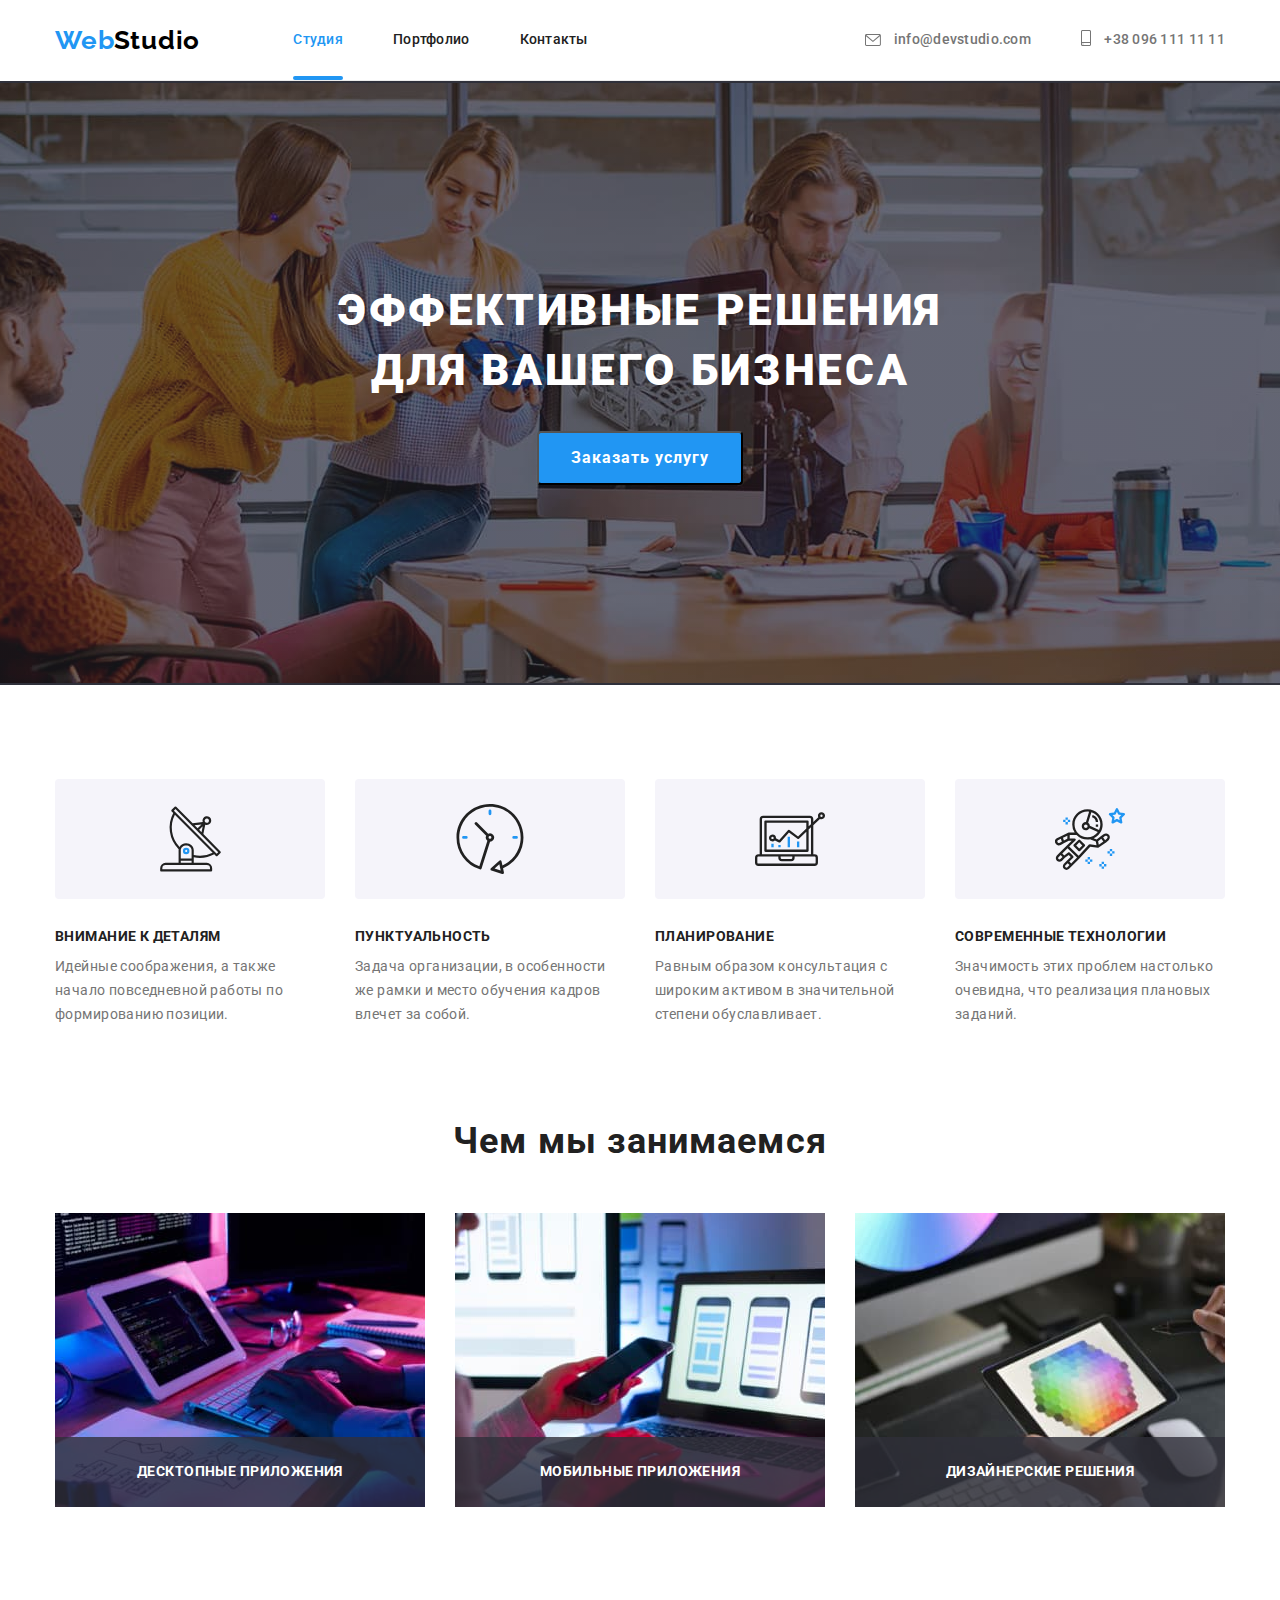
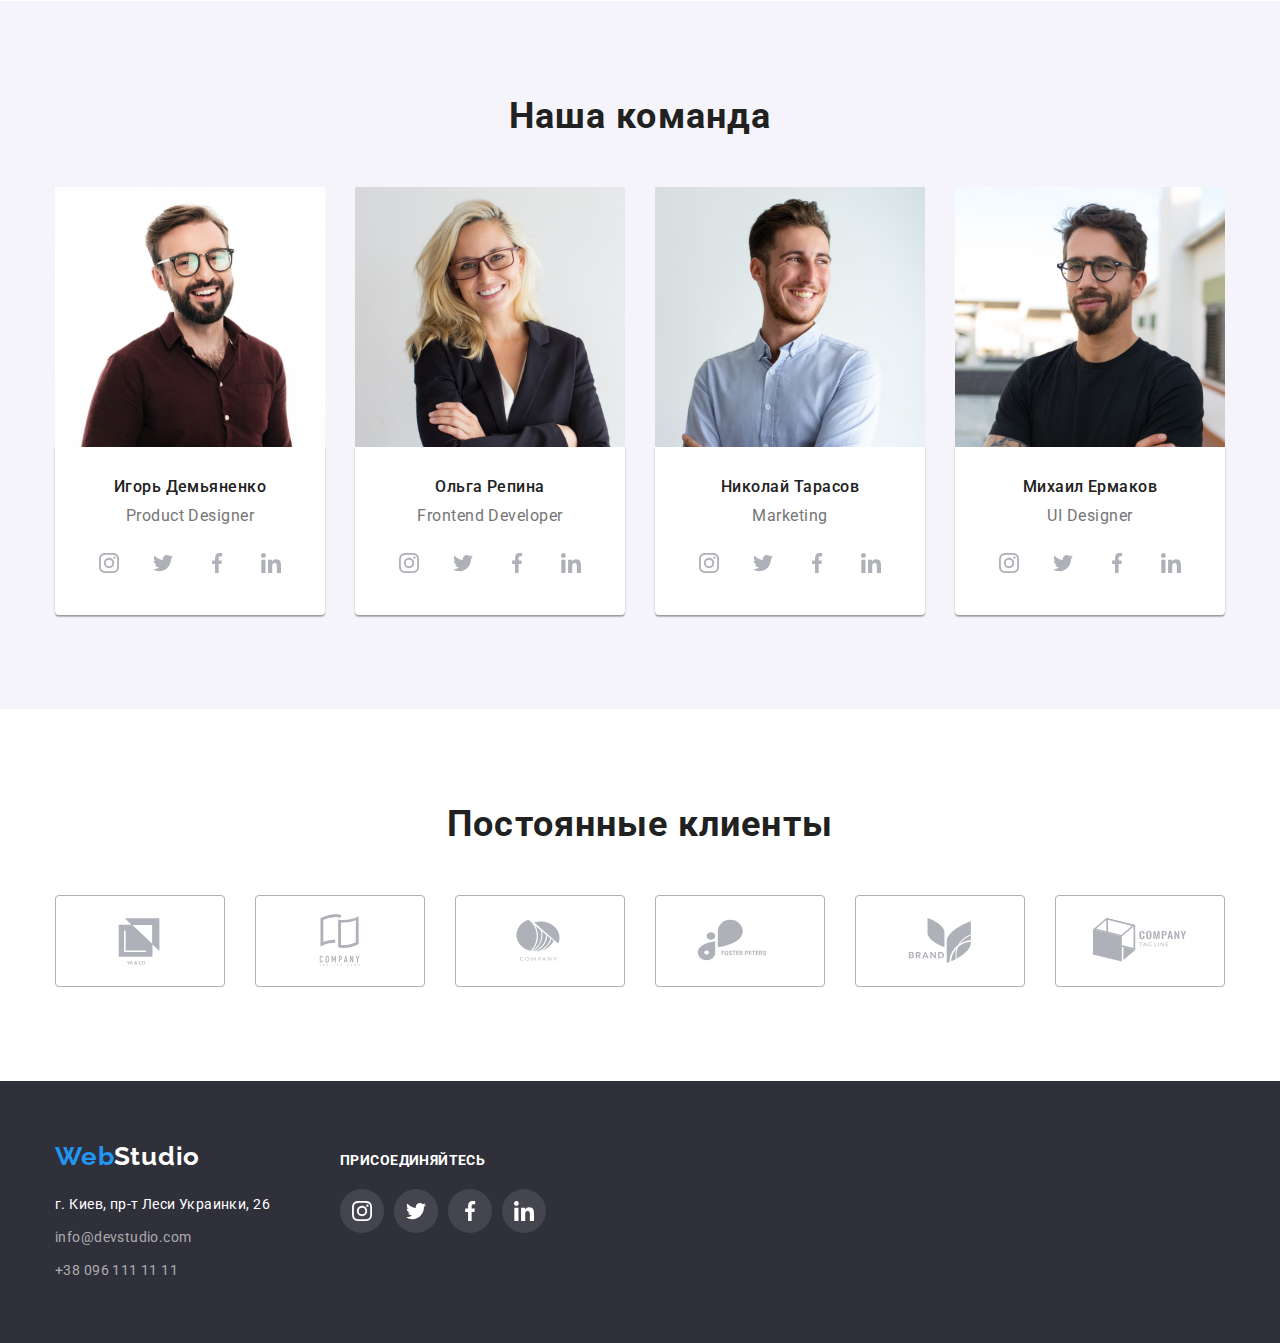
<file: index.html>
<!DOCTYPE html>
<html lang="ru">
	<head>
		<meta charset="UTF-8" />
		<meta http-equiv="X-UA-Compatible" content="IE=edge" />
		<meta name="viewport" content="width=device-width, initial-scale=1.0" />
		<title>Document</title>

		<link rel="stylesheet" href="https://cdn.jsdelivr.net/npm/modern-normalize@1.1.0/modern-normalize.min.css" />
		<link rel="stylesheet" href="./css/styles.css" />
		<link rel="preconnect" href="https://fonts.googleapis.com" />
		<link rel="preconnect" href="https://fonts.gstatic.com" crossorigin />
		<link
			href="https://fonts.googleapis.com/css2?family=Raleway:wght@700&family=Roboto:wght@400;500;700;900&display=swap"
			rel="stylesheet"
		/>
	</head>
	<body data-body>
		<!--Хедер-->
		<header class="header-bg container">
			<div class="header-nav">
				<a class="logo-header" href="/">
					Web
					<span class="logo-header-part-2">Studio</span>
				</a>
				<nav class="nav">
					<ul class="no-points page-nav">
						<li class="item"><a class="anchor current" href="./index.html">Студия</a></li>
						<li class="item"><a class="anchor" href="./portfolio.html">Портфолио</a></li>
						<li class="item"><a class="anchor" href="">Контакты</a></li>
					</ul>
				</nav>
				<ul class="no-points header-nav-cont">
					<li>
						<a class="contacts item" href="mailto:info@devstudio.com">
							<svg class="mail" width="16" height="12">
								<use href="./images/icons.svg#icon-e-mail"></use>
							</svg>
							info@devstudio.com
						</a>
					</li>
					<li>
						<a class="contacts item-tel" href="tel:+380961111111">
							<svg class="tel" width="10" height="16">
								<use href="./images/icons.svg#icon-smartphone"></use>
							</svg>
							+38 096 111 11 11
						</a>
					</li>
				</ul>
			</div>
		</header>
		<!--Main-->
		<main>
			<section class="sec-hero">
				<div class="container">
					<h1 class="hero">Эффективные решения для вашего бизнеса</h1>
					<button class="button btn-order" type="button" data-modal-open>Заказать услугу</button>
				</div>
			</section>

			<section class="section">
				<div class="container">
					<h2 hidden>Наши преимущества</h2>
					<ul class="no-points our-benefits">
						<li class="benefits-list">
							<div class="pictogramms">
								<svg width="65" height="70">
									<use href="./images/icons.svg#icon-antenna"></use>
								</svg>
							</div>
							<h3 class="benefits">Внимание к деталям</h3>
							<p class="description">
								Идейные соображения, а также начало повседневной работы по формированию позиции.
							</p>
						</li>
						<li class="benefits-list">
							<div class="pictogramms">
								<svg width="70" height="70">
									<use href="./images/icons.svg#icon-clock"></use>
								</svg>
							</div>
							<h3 class="benefits">Пунктуальность</h3>
							<p class="description">
								Задача организации, в особенности же рамки и место обучения кадров влечет за собой.
							</p>
						</li>
						<li class="benefits-list">
							<div class="pictogramms">
								<svg width="70" height="70">
									<use href="./images/icons.svg#icon-diagram"></use>
								</svg>
							</div>
							<h3 class="benefits">Планирование</h3>
							<p class="description">
								Равным образом консультация с широким активом в значительной степени обуславливает.
							</p>
						</li>
						<li class="benefits-list">
							<div class="pictogramms">
								<svg width="70" height="70">
									<use href="./images/icons.svg#icon-astronaut"></use>
								</svg>
							</div>
							<h3 class="benefits">Современные технологии</h3>
							<p class="description description-last">
								Значимость этих проблем настолько очевидна, что реализация плановых заданий.
							</p>
						</li>
					</ul>
				</div>
			</section>

			<section class="section-about">
				<div class="container">
					<h2 class="about">Чем мы занимаемся</h2>
					<ul class="no-points card-set">
						<li class="about-job card-set-item">
							<a href="">
								<img src="./images/box-1.jpg" alt="Фото лептопа на столе" width="370" height="294" />
								<p class="about-title">Десктопные приложения</p>
							</a>
						</li>
						<li class="about-job card-set-item">
							<a href="">
								<img src="./images/box-2.jpg" alt="Фото мобильного телефона в руке" width="370" height="294" />
								<p class="about-title">Мобильные приложения</p>
							</a>
						</li>
						<li class="about-job card-set-item">
							<a href="">
								<img src="./images/box-3.jpg" alt="Фото лептопа в руке" width="370" height="294" />
								<p class="about-title">Дизайнерские решения</p>
							</a>
						</li>
					</ul>
				</div>
			</section>

			<section class="secbg">
				<div class="container">
					<h2 class="our-team">Наша команда</h2>
					<ul class="no-points card-set">
						<li class="bg-team card-set-item">
							<img src="./images/photo-1.jpg" alt="Фото Игорь Демьяненко" width="270" height="260" />
							<div class="subscribe">
								<h3 class="team">Игорь Демьяненко</h3>
								<p class="prof">Product Designer</p>
								<ul class="social-media list">
									<li class="social-media-item">
										<a
											class="social-media-link"
											href=""
											target="_blank"
											rel="noopener noreferrer"
											aria-label="instagram"
										>
											<svg class="social-media-icon" width="20" height="20">
												<use href="./images/icons.svg#icon-instagram"></use>
											</svg>
										</a>
									</li>
									<li class="social-media-item">
										<a class="social-media-link" href="" target="_blank" rel="noopener noreferrer" aria-label="twitter">
											<svg class="social-media-icon" width="20" height="20">
												<use href="./images/icons.svg#icon-twitter"></use>
											</svg>
										</a>
									</li>
									<li class="social-media-item">
										<a
											class="social-media-link"
											href=""
											target="_blank"
											rel="noopener noreferrer"
											aria-label="facebook"
										>
											<svg class="social-media-icon" width="20" height="20">
												<use href="./images/icons.svg#icon-facebook"></use>
											</svg>
										</a>
									</li>
									<li class="social-media-item">
										<a
											class="social-media-link"
											href=""
											target="_blank"
											rel="noopener noreferrer"
											aria-label="linkedin"
										>
											<svg class="social-media-icon" width="20" height="20">
												<use href="./images/icons.svg#icon-linkedin"></use>
											</svg>
										</a>
									</li>
								</ul>
							</div>
						</li>

						<li class="bg-team card-set-item">
							<img src="./images/photo-2.jpg" alt="Фото Ольга Репина" width="270" height="260" />
							<div class="subscribe">
								<h3 class="team">Ольга Репина</h3>
								<p class="prof">Frontend Developer</p>
								<ul class="social-media list">
									<li class="social-media-item">
										<a
											class="social-media-link"
											href=""
											target="_blank"
											rel="noopener noreferrer"
											aria-label="instagram"
										>
											<svg class="social-media-icon" width="20" height="20">
												<use href="./images/icons.svg#icon-instagram"></use>
											</svg>
										</a>
									</li>
									<li class="social-media-item">
										<a class="social-media-link" href="" target="_blank" rel="noopener noreferrer" aria-label="twitter">
											<svg class="social-media-icon" width="20" height="20">
												<use href="./images/icons.svg#icon-twitter"></use>
											</svg>
										</a>
									</li>
									<li class="social-media-item">
										<a
											class="social-media-link"
											href=""
											target="_blank"
											rel="noopener noreferrer"
											aria-label="facebook"
										>
											<svg class="social-media-icon" width="20" height="20">
												<use href="./images/icons.svg#icon-facebook"></use>
											</svg>
										</a>
									</li>
									<li class="social-media-item">
										<a
											class="social-media-link"
											href=""
											target="_blank"
											rel="noopener noreferrer"
											aria-label="linkedin"
										>
											<svg class="social-media-icon" width="20" height="20">
												<use href="./images/icons.svg#icon-linkedin"></use>
											</svg>
										</a>
									</li>
								</ul>
							</div>
						</li>

						<li class="bg-team card-set-item">
							<img src="./images/photo-3.jpg" alt="Фото Николай Тарасов" width="270" height="260" />
							<div class="subscribe">
								<h3 class="team">Николай Тарасов</h3>
								<p class="prof">Marketing</p>
								<ul class="social-media list">
									<li class="social-media-item">
										<a
											class="social-media-link"
											href=""
											target="_blank"
											rel="noopener noreferrer"
											aria-label="instagram"
										>
											<svg class="social-media-icon" width="20" height="20">
												<use href="./images/icons.svg#icon-instagram"></use>
											</svg>
										</a>
									</li>
									<li class="social-media-item">
										<a class="social-media-link" href="" target="_blank" rel="noopener noreferrer" aria-label="twitter">
											<svg class="social-media-icon" width="20" height="20">
												<use href="./images/icons.svg#icon-twitter"></use>
											</svg>
										</a>
									</li>
									<li class="social-media-item">
										<a
											class="social-media-link"
											href=""
											target="_blank"
											rel="noopener noreferrer"
											aria-label="facebook"
										>
											<svg class="social-media-icon" width="20" height="20">
												<use href="./images/icons.svg#icon-facebook"></use>
											</svg>
										</a>
									</li>
									<li class="social-media-item">
										<a
											class="social-media-link"
											href=""
											target="_blank"
											rel="noopener noreferrer"
											aria-label="linkedin"
										>
											<svg class="social-media-icon" width="20" height="20">
												<use href="./images/icons.svg#icon-linkedin"></use>
											</svg>
										</a>
									</li>
								</ul>
							</div>
						</li>

						<li class="bg-team card-set-item">
							<img src="./images/photo-4.jpg" alt="Фото Михаил Ермаков" width="270" height="260" />
							<div class="subscribe">
								<h3 class="team">Михаил Ермаков</h3>
								<p class="prof">UI Designer</p>
								<ul class="social-media list">
									<li class="social-media-item">
										<a
											class="social-media-link"
											href=""
											target="_blank"
											rel="noopener noreferrer"
											aria-label="instagram"
										>
											<svg class="social-media-icon" width="20" height="20">
												<use href="./images/icons.svg#icon-instagram"></use>
											</svg>
										</a>
									</li>
									<li class="social-media-item">
										<a class="social-media-link" href="" target="_blank" rel="noopener noreferrer" aria-label="twitter">
											<svg class="social-media-icon" width="20" height="20">
												<use href="./images/icons.svg#icon-twitter"></use>
											</svg>
										</a>
									</li>
									<li class="social-media-item">
										<a
											class="social-media-link"
											href=""
											target="_blank"
											rel="noopener noreferrer"
											aria-label="facebook"
										>
											<svg class="social-media-icon" width="20" height="20">
												<use href="./images/icons.svg#icon-facebook"></use>
											</svg>
										</a>
									</li>
									<li class="social-media-item">
										<a
											class="social-media-link"
											href=""
											target="_blank"
											rel="noopener noreferrer"
											aria-label="linkedin"
										>
											<svg class="social-media-icon" width="20" height="20">
												<use href="./images/icons.svg#icon-linkedin"></use>
											</svg>
										</a>
									</li>
								</ul>
							</div>
						</li>
					</ul>
				</div>
			</section>
			<section class="clients">
				<div class="container">
					<h2 class="clients-title">Постоянные клиенты</h2>
					<ul class="clients-list">
						<li class="clients-item">
							<a class="clients-icon" href="" target="_blank" rel="noopener noreferrer">
								<svg class="clients-svg" width="41" height="47">
									<use href="./images/icons.svg#icon-logo"></use>
								</svg>
							</a>
						</li>
						<li class="clients-item">
							<a class="clients-icon" href="" target="_blank" rel="noopener noreferrer">
								<svg class="clients-svg" width="40" height="52">
									<use href="./images/icons.svg#icon-logo-1"></use>
								</svg>
							</a>
						</li>
						<li class="clients-item">
							<a class="clients-icon" href="" target="_blank" rel="noopener noreferrer">
								<svg class="clients-svg" width="43" height="41">
									<use href="./images/icons.svg#icon-logo-2"></use>
								</svg>
							</a>
						</li>
						<li class="clients-item">
							<a class="clients-icon" href="" target="_blank" rel="noopener noreferrer">
								<svg class="clients-svg" width="84" height="41">
									<use href="./images/icons.svg#icon-logo-3"></use>
								</svg>
							</a>
						</li>
						<li class="clients-item">
							<a class="clients-icon" href="" target="_blank" rel="noopener noreferrer">
								<svg class="clients-svg" width="63" height="45">
									<use href="./images/icons.svg#icon-logo-4"></use>
								</svg>
							</a>
						</li>
						<li class="clients-item">
							<a class="clients-icon" href="" target="_blank" rel="noopener noreferrer">
								<svg class="clients-svg" width="94" height="44">
									<use href="./images/icons.svg#icon-logo-5"></use>
								</svg>
							</a>
						</li>
					</ul>
				</div>
			</section>
		</main>
		<!--Футер-->
		<footer class="footer-bg">
			<div class="container footer-union">
				<div class="footer-address">
					<a class="logo-footer" href="/">
						Web
						<span class="logo-footer-part-2">Studio</span>
					</a>
					<address>
						<ul class="no-points points">
							<li class="footer-item">
								<a class="address-style" href="">г. Киев, пр-т Леси Украинки, 26</a>
							</li>
							<li class="footer-item">
								<a class="contacts footer-contacts-mail" href="mailto:info@devstudio.com">info@devstudio.com</a>
							</li>
							<li class="footer-item">
								<a class="contacts footer-contacts-tel" href="tel:+380961111111">+38 096 111 11 11</a>
							</li>
						</ul>
					</address>
				</div>

				<div class="welcome">
					<h2 class="welcome-title">присоединяйтесь</h2>
					<ul class="no-points welcome-list">
						<li class="social-media-item">
							<a class="social-media-bg" href="" target="_blank" rel="noopener noreferrer" aria-label="instagram">
								<svg class="social-media-icon" width="20" height="20">
									<use href="./images/icons.svg#icon-instagram"></use>
								</svg>
							</a>
						</li>
						<li class="social-media-item">
							<a class="social-media-bg" href="" target="_blank" rel="noopener noreferrer" aria-label="twitter">
								<svg class="social-media-icon smi-footer" width="20" height="20">
									<use href="./images/icons.svg#icon-twitter"></use>
								</svg>
							</a>
						</li>
						<li class="social-media-item">
							<a class="social-media-bg" href="" target="_blank" rel="noopener noreferrer" aria-label="facebook">
								<svg class="social-media-icon" width="20" height="20">
									<use href="./images/icons.svg#icon-facebook"></use>
								</svg>
							</a>
						</li>
						<li class="social-media-item">
							<a class="social-media-bg" href="" target="_blank" rel="noopener noreferrer" aria-label="linkedin">
								<svg class="social-media-icon" width="20" height="20">
									<use href="./images/icons.svg#icon-linkedin"></use>
								</svg>
							</a>
						</li>
					</ul>
				</div>
			</div>
		</footer>
		<div class="backdrop is-hidden" data-modal>
			<div class="modal">
				<button class="modal-close" type="button" data-modal-close>
					<svg width="18" height="18">
						<use href="./images/icons.svg#icon-close"></use>
					</svg>
				</button>
			</div>
		</div>
		<script src="./js/modal.js"></script>
	</body>
</html>
</file>
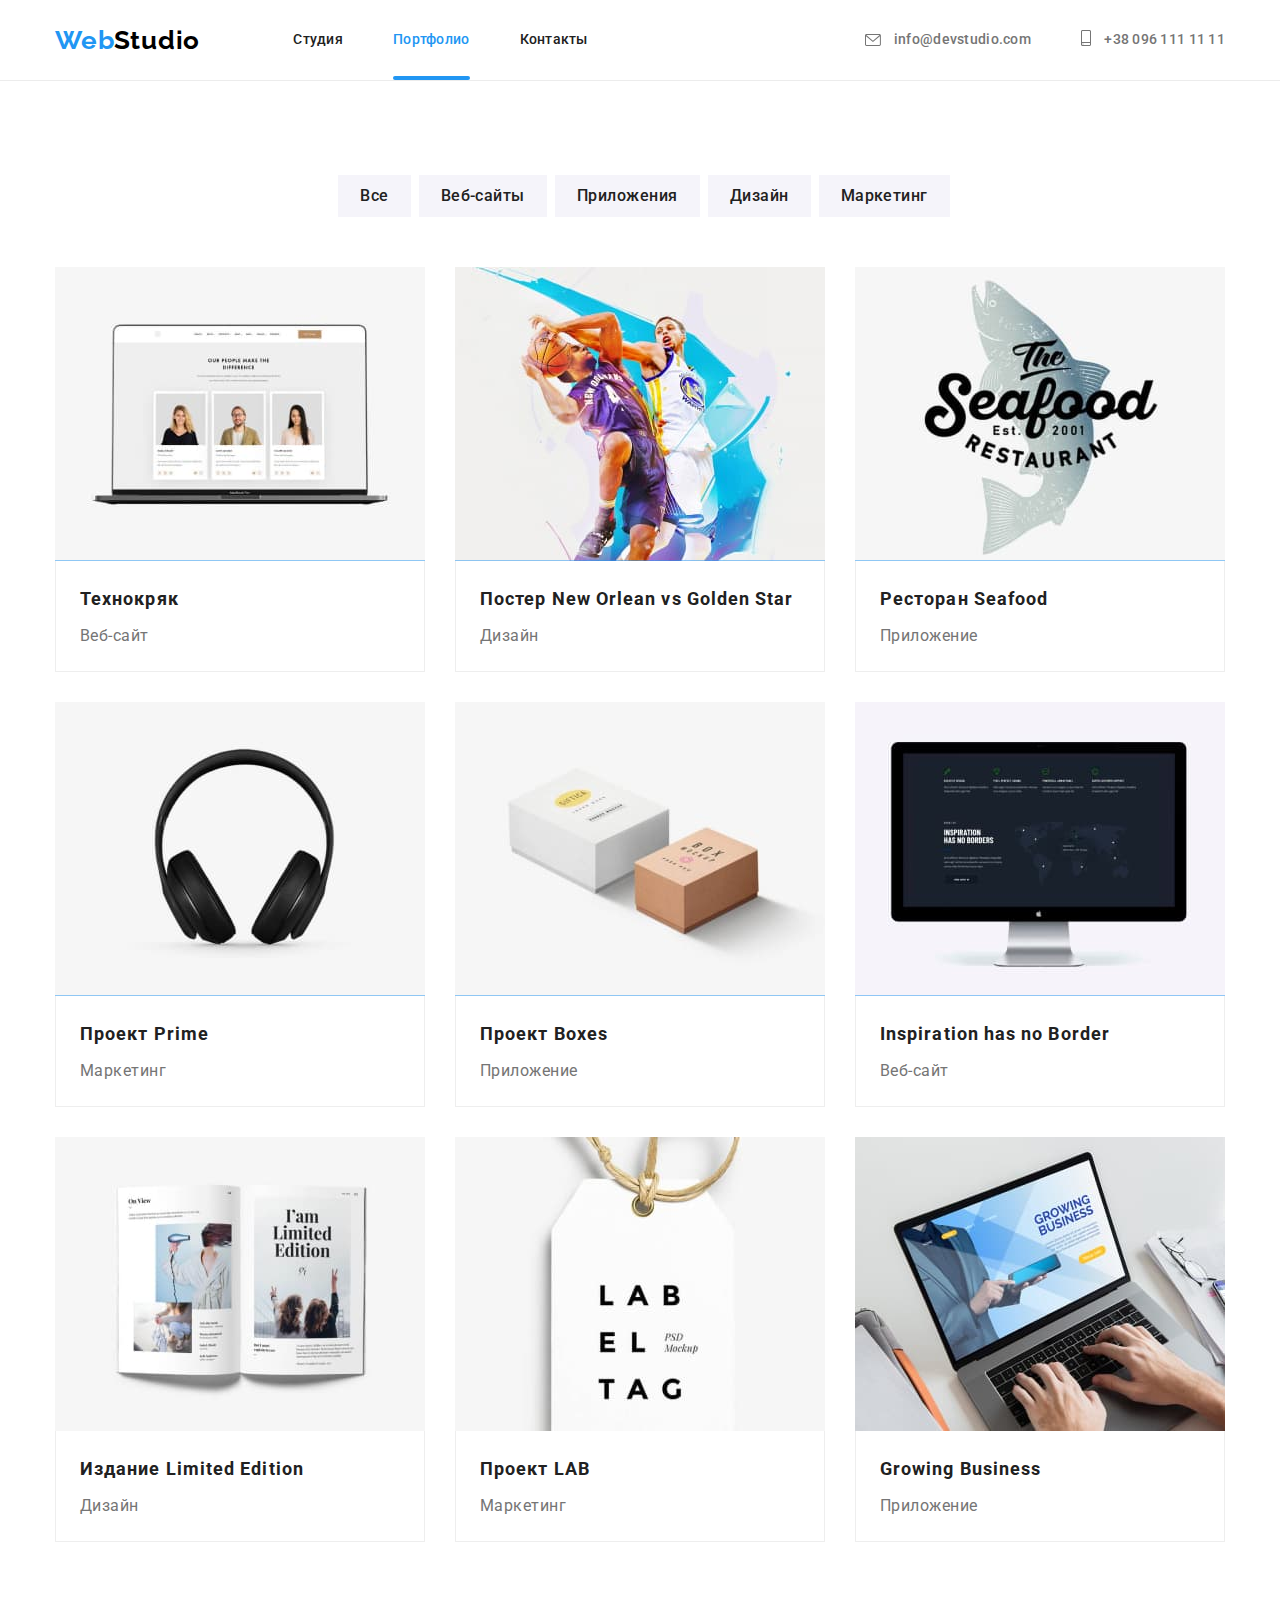
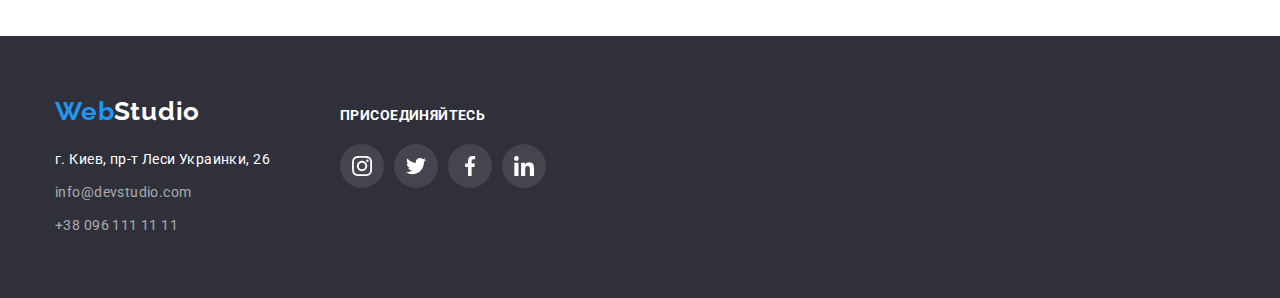
<file: portfolio.html>
<!DOCTYPE html>
<html lang="ru">
	<head>
		<meta charset="UTF-8" />
		<meta http-equiv="X-UA-Compatible" content="IE=edge" />
		<meta name="viewport" content="width=device-width, initial-scale=1.0" />
		<title>Document</title>
		<link rel="stylesheet" href="https://cdn.jsdelivr.net/npm/modern-normalize@1.1.0/modern-normalize.min.css" />
		<link rel="stylesheet" href="./css/styles.css" />
		<link rel="preconnect" href="https://fonts.googleapis.com" />
		<link rel="preconnect" href="https://fonts.gstatic.com" crossorigin />
		<link
			href="https://fonts.googleapis.com/css2?family=Raleway:wght@700&family=Roboto:wght@400;500;700;900&display=swap"
			rel="stylesheet"
		/>
	</head>
	<body>
		<!--Хедер-->
		<header class="header-bg">
			<div class="container header-nav">
				<a class="logo-header" href="/">
					Web
					<span class="logo-header-part-2">Studio</span>
				</a>
				<nav class="nav">
					<ul class="no-points page-nav">
						<li class="item"><a class="anchor" href="./index.html">Студия</a></li>
						<li class="item"><a class="anchor current" href="./portfolio.html">Портфолио</a></li>
						<li class="item"><a class="anchor" href="">Контакты</a></li>
					</ul>
				</nav>
				<ul class="no-points header-nav-cont">
					<li>
						<a class="contacts item" href="mailto:info@devstudio.com">
							<svg class="mail" width="16" height="12">
								<use href="./images/icons.svg#icon-e-mail"></use>
							</svg>
							info@devstudio.com
						</a>
					</li>
					<li>
						<a class="contacts item-tel" href="tel:+380961111111">
							<svg class="tel" width="10" height="16">
								<use href="./images/icons.svg#icon-smartphone"></use>
							</svg>
							+38 096 111 11 11
						</a>
					</li>
				</ul>
			</div>
		</header>
		<!--Main-->
		<main>
			<section class="portfolio-btn">
				<div class="container">
					<h2 hidden>Фильтр</h2>
					<ul class="no-points port-list">
						<li class="portfolio-item"><button class="button btn-filtr" type="button">Все</button></li>
						<li class="portfolio-item"><button class="button btn-filtr" type="button">Веб-сайты</button></li>
						<li class="portfolio-item"><button class="button btn-filtr" type="button">Приложения</button></li>
						<li class="portfolio-item"><button class="button btn-filtr" type="button">Дизайн</button></li>
						<li class="portfolio-item"><button class="button btn-filtr" type="button">Маркетинг</button></li>
					</ul>

					<h1 hidden>Портфолио</h1>
					<ul class="no-points card-set">
						<li class="portfolio-bg card-set-item">
							<a class="portfolio-link" href="">
								<div class="over">
									<img src="./images/portfolio-1.jpg" alt="Технокряк" width="370" height="294" />
									<div class="portfolio-overlay">
										<p class="portfolio-overlay-text">
											Ресурс предлагает комплексные предложения с разным уровнем функционала и сервисов. Все это
											позволит посетителю получить исчерпывающие сведения о компании или частном лице.
										</p>
									</div>
								</div>
								<div class="border">
									<h2 class="projects">Технокряк</h2>
									<p class="project-type">Веб-сайт</p>
								</div>
							</a>
						</li>
						<li class="portfolio-bg card-set-item">
							<a class="portfolio-link" href="">
								<div class="over">
									<img src="./images/portfolio-2.jpg" alt="Постер New Orlean vs Golden Star" width="370" height="294" />
									<div class="portfolio-overlay">
										<p class="portfolio-overlay-text">
											Ресурс предлагает комплексные предложения с разным уровнем функционала и сервисов. Все это
											позволит посетителю получить исчерпывающие сведения о компании или частном лице.
										</p>
									</div>
								</div>
								<div class="border">
									<h2 class="projects">Постер New Orlean vs Golden Star</h2>
									<p class="project-type">Дизайн</p>
								</div>
							</a>
						</li>
						<li class="portfolio-bg card-set-item">
							<a class="portfolio-link" href="">
								<div class="over">
									<img src="./images/portfolio-3.jpg" alt="Ресторан Seafood" width="370" height="294" />
									<div class="portfolio-overlay">
										<p class="portfolio-overlay-text">
											Ресурс предлагает комплексные предложения с разным уровнем функционала и сервисов. Все это
											позволит посетителю получить исчерпывающие сведения о компании или частном лице.
										</p>
									</div>
								</div>
								<div class="border">
									<h2 class="projects">Ресторан Seafood</h2>
									<p class="project-type">Приложение</p>
								</div>
							</a>
						</li>
						<li class="portfolio-bg card-set-item">
							<a class="portfolio-link" href="">
								<div class="over">
									<img src="./images/portfolio-4.jpg" alt="Проект Prime" width="370" height="294" />
									<div class="portfolio-overlay">
										<p class="portfolio-overlay-text">
											Ресурс предлагает комплексные предложения с разным уровнем функционала и сервисов. Все это
											позволит посетителю получить исчерпывающие сведения о компании или частном лице.
										</p>
									</div>
								</div>
								<div class="border">
									<h2 class="projects">Проект Prime</h2>
									<p class="project-type">Маркетинг</p>
								</div>
							</a>
						</li>
						<li class="portfolio-bg card-set-item">
							<a class="portfolio-link" href="">
								<div class="over">
									<img src="./images/portfolio-5.jpg" alt="Проект Boxes" width="370" height="294" />
									<div class="portfolio-overlay">
										<p class="portfolio-overlay-text">
											Ресурс предлагает комплексные предложения с разным уровнем функционала и сервисов. Все это
											позволит посетителю получить исчерпывающие сведения о компании или частном лице.
										</p>
									</div>
								</div>
								<div class="border">
									<h2 class="projects">Проект Boxes</h2>
									<p class="project-type">Приложение</p>
								</div>
							</a>
						</li>
						<li class="portfolio-bg card-set-item">
							<a class="portfolio-link" href="">
								<div class="over">
									<img src="./images/portfolio-6.jpg" alt="Inspiration has no Borders" width="370" height="294" />
									<div class="portfolio-overlay">
										<p class="portfolio-overlay-text">
											Ресурс предлагает комплексные предложения с разным уровнем функционала и сервисов. Все это
											позволит посетителю получить исчерпывающие сведения о компании или частном лице.
										</p>
									</div>
								</div>
								<div class="border">
									<h2 class="projects">Inspiration has no Border</h2>
									<p class="project-type">Веб-сайт</p>
								</div>
							</a>
						</li>
						<li class="portfolio-bg card-set-item">
							<a class="portfolio-link" href="">
								<div class="over">
									<img src="./images/portfolio-7.jpg" alt="Издание Limited Edition" width="370" height="294" />
									<div class="portfolio-overlay">
										<p class="portfolio-overlay-text">
											Ресурс предлагает комплексные предложения с разным уровнем функционала и сервисов. Все это
											позволит посетителю получить исчерпывающие сведения о компании или частном лице.
										</p>
									</div>
								</div>
								<div class="border">
									<h2 class="projects">Издание Limited Edition</h2>
									<p class="project-type">Дизайн</p>
								</div>
							</a>
						</li>
						<li class="portfolio-bg card-set-item">
							<a class="portfolio-link" href="">
								<div class="over">
									<img src="./images/portfolio-8.jpg" alt="Проект LAB" width="370" height="294" />
									<div class="portfolio-overlay">
										<p class="portfolio-overlay-text">
											Ресурс предлагает комплексные предложения с разным уровнем функционала и сервисов. Все это
											позволит посетителю получить исчерпывающие сведения о компании или частном лице.
										</p>
									</div>
								</div>
								<div class="border">
									<h2 class="projects">Проект LAB</h2>
									<p class="project-type">Маркетинг</p>
								</div>
							</a>
						</li>
						<li class="portfolio-bg card-set-item">
							<a class="portfolio-link" href="">
								<div class="over">
									<img src="./images/portfolio-9.jpg" alt="Growing Business" width="370" height="294" />
									<div class="portfolio-overlay">
										<p class="portfolio-overlay-text">
											Ресурс предлагает комплексные предложения с разным уровнем функционала и сервисов. Все это
											позволит посетителю получить исчерпывающие сведения о компании или частном лице.
										</p>
									</div>
								</div>
								<div class="border">
									<h2 class="projects">Growing Business</h2>
									<p class="project-type">Приложение</p>
								</div>
							</a>
						</li>
					</ul>
				</div>
			</section>
		</main>
		<!--Футер-->
		<footer class="footer-bg">
			<div class="container footer-union">
				<div>
					<a class="logo-footer" href="/">
						Web
						<span class="logo-footer-part-2">Studio</span>
					</a>
					<address>
						<ul class="no-points points">
							<li class="footer-item">
								<a class="address-style" href="">г. Киев, пр-т Леси Украинки, 26</a>
							</li>
							<li class="footer-item">
								<a class="contacts footer-contacts-mail" href="mailto:info@devstudio.com">info@devstudio.com</a>
							</li>
							<li class="footer-item">
								<a class="contacts footer-contacts-tel" href="tel:+380961111111">+38 096 111 11 11</a>
							</li>
						</ul>
					</address>
				</div>

				<div class="welcome">
					<h2 class="welcome-title">присоединяйтесь</h2>
					<ul class="no-points welcome-list">
						<li class="social-media-item">
							<a class="social-media-bg" href="" target="_blank" rel="noopener noreferrer" aria-label="instagram">
								<svg class="social-media-icon" width="20" height="20">
									<use href="./images/icons.svg#icon-instagram"></use>
								</svg>
							</a>
						</li>
						<li class="social-media-item">
							<a class="social-media-bg" href="" target="_blank" rel="noopener noreferrer" aria-label="twitter">
								<svg class="social-media-icon smi-footer" width="20" height="20">
									<use href="./images/icons.svg#icon-twitter"></use>
								</svg>
							</a>
						</li>
						<li class="social-media-item">
							<a class="social-media-bg" href="" target="_blank" rel="noopener noreferrer" aria-label="facebook">
								<svg class="social-media-icon" width="20" height="20">
									<use href="./images/icons.svg#icon-facebook"></use>
								</svg>
							</a>
						</li>
						<li class="social-media-item">
							<a class="social-media-bg" href="" target="_blank" rel="noopener noreferrer" aria-label="linkedin">
								<svg class="social-media-icon" width="20" height="20">
									<use href="./images/icons.svg#icon-linkedin"></use>
								</svg>
							</a>
						</li>
					</ul>
				</div>
			</div>
		</footer>
	</body>
</html>
</file>
<file: css/styles.css>
:root
{
    --white-txt-color: #ffffff;
    --black-txt-color: #000000;
    --dark-txt-color: #212121;
    --blue-txt-color: #2196f3;
    --gray-txt-color: #757575;
    --whitness-txt-color: rgba(255, 255, 255, 0.6);

    --whitness-bg-color: #F5F4FA;
    --blue-bg-color: #2196f3;
    --darkness-bg-color: #2F303A;
    --white-bg-color: #ffffff;


    --gray-fill-color:#AFB1B8;
    --blue-fill-color: #2196f3;
    --white-fill-color:#ffffff;
    --grayeness-fill-color: #757575;

    --items: 3;
    --margins:30px;
     
--anim: 250ms cubic-bezier(0.4, 0, 0.2, 1);



}


body
{
font-family: "roboto", Arial, Helvetica, sans-serif;
font-weight: 700;
font-size: 14px;
line-height: 1.71;
color: var(--dark-txt-color);
}


.no-scroll {
    overflow: hidden;   
}

.container {
    width: 1200px;
    padding-left: 15px;
    padding-right: 15px;
    margin-left: auto;
    margin-right: auto;
   
}

h1,
h2,
h3,
h4,
p {
    margin: 0;
    padding: 0;
 }


img {
    display: block;
    max-width: 100%;
    height: auto;
}

/*сітка на флексах старт*/
.card-set {
    /*display: flex;*/
    flex-wrap: wrap;
    margin: calc(-1 * var(--margins) / 2);
    padding-left: 0;
    
}

.card-set-item {
    flex-basis: calc((100% - var(--margins) * var(--items)) / var(--items));
    margin: calc(var(--margins) / 2);
    
}

/*сітка на флексах фініш*/


.header-nav {
    display: flex;
    align-items: center;
    margin-left: auto;
   
  
   
}

.header-nav-cont
{
    align-items: center;
    margin-left: auto;
    padding-left: 0;
}
.header-bg
{
    background-color: var(--white-bg-color);
    border-bottom: 1px solid #ECECEC;
   
}
.logo-header
{
    
    font-family: 'Raleway';
    color: var(--blue-txt-color);
    font-weight: 700;
    font-size: 26px;
    line-height: 1.19;
    letter-spacing: 0.03em;
    text-decoration: none;
    word-spacing: -0.29em;
    margin-right: 93px;
    
   
    
   
}

.logo-header-part-2
{
    color: var(--black-txt-color); 
   
}

.nav {
    display: flex;
   margin-left: 0;
   }

.page-nav {
    padding-left: 0;
    margin-bottom: 0;
    margin-top: 0;
    
  }

 .item {
    margin-right: 50px;
     
 }


/*очищення правого відступу*/
.page-nav .item:last-child {
    margin-right: 0;
}

/*очищення правого відступу*/
.header-nav .item-tel:last-child {
    margin-right: 0;
}


.button {
    font-weight: 500;
    font-family: inherit;
    font-size: 16px;
    line-height: 1.62;
    letter-spacing: 0.03em;
    background-color: var(--whitness-bg-color);
    cursor: pointer;
    transition: color var(--anim), background-color var(--anim), box-shadow var(--anim) ;
}

.button:hover,
.button:focus
{
background-color: var(--blue-bg-color);
color: var(--white-txt-color);
box-shadow: 0px 3px 1px rgba(0, 0, 0, 0.1), 0px 1px 2px rgba(0, 0, 0, 0.08), 0px 2px 2px rgba(0, 0, 0, 0.12);
    border-radius: 4px;
}

.btn-filtr {
    display: block;
    padding: 8px 22px;
    font-size: 16px;
        line-height: 1.62;
    border: none;
        text-align: center;
        letter-spacing: 0.03em;
    
        color: var(--dark-txt-color)
    
}



.btn-order
{
       margin: 0 auto;
    padding: 10px 32px;

    background-color: var(--blue-bg-color);
    border-radius: 4px;
    
    font-weight: 700;
    line-height: 1.88;
    display: flex;
    align-items: center;
    text-align: center;
    letter-spacing: 0.06em;
    color: var(--white-txt-color);
}

.anchor {
    display: block;
    color: var(--dark-txt-color);
    font-weight: 500;
    line-height: 1.14;
    letter-spacing: 0.02em;
    text-decoration: none;
    padding-top: 32px;
    padding-bottom: 32px;
    transition: color var(--anim);
    
}


.anchor:hover,
.anchor:focus
{
    color: var(--blue-txt-color);
}


.contacts {
    color: var(--gray-txt-color);
    font-weight: 500;
    letter-spacing: 0.02em;
    line-height: 1.14;
    text-decoration: none;
    transition: color var(--anim);
}


.contacts:hover,
.contacts:focus
{
    color: var(--blue-txt-color);
    
}


.contacts:hover .mail,
.contacts:focus .mail {
    color: var(--blue-txt-color);
    fill: var(--blue-fill-color);
}

.contacts:hover .tel,
.contacts:focus .tel {
    color: var(--blue-txt-color);
    fill: var(--blue-fill-color);
}



.no-points {
    list-style: none;
    display: flex;
  
    
}


.current {
    position: relative;
    font-size: 14px;
    line-height: 1.14;
    letter-spacing: 0.02em;
    color: var(--blue-txt-color);
}


.current::after {
    position: absolute;
    content: "";
    width: 100%;
    height: 4px;
    bottom: 0;
    left: 0;
    display: inline-block;
    background-color: var(--blue-bg-color);
    border-radius: 2px;

}

.address-style
{
    font-weight: 400;
    font-style: normal;
    line-height: 1.71;
    letter-spacing: 0.03em;
    color: var(--white-txt-color);
    text-decoration: none;
    margin-left: 0;;
    list-style: none;
    transition: color var(--anim);
    
   
}

.mail {
    fill:var(--grayeness-fill-color);
    margin-right: 10px;
    margin-bottom: -2px;
    transition: color var(--anim), fill var(--anim);
}

.tel {
   
    fill: var(--grayeness-fill-color);
    margin-right: 10px;
    margin-bottom: -2px;
    transition: color var(--anim), fill var(--anim);
    
}

.address-style:hover,
.address-style:focus {
    color: var(--blue-txt-color);
  
}


.points  {

    display: block;
    padding-left: 0;
    max-width: 231px;
    margin-top: 20px;
    margin-bottom: 0;  
        
}

.footer-union {
    display: flex;
    
}


.footer-bg
{
    
padding-bottom: 60px;
 padding-top: 60px;
 background-color:var(--darkness-bg-color)
 
 
}

.footer-item:not(:last-child) {
    margin-bottom: 9px;
}

.footer-contacts-mail, .footer-contacts-tel

{
    
    font-weight: 400;
    line-height: 1.71;
    letter-spacing: 0.03em;
    color: var(--whitness-txt-color);
    font-style: normal;
    list-style: none;
    }

.logo-footer
{
font-family: 'Raleway';
color: var(--blue-txt-color);
font-size: 26px;
line-height: 1.19;
letter-spacing: 0.03em;
text-decoration: none;
word-spacing: -0.29em;
}


/*.footer-address {

}*/



.logo-footer-part-2 
{
       color: var(--white-txt-color);
       
}




.smi-footer {
fill: #ffffff;
}

.welcome {
min-width: 206px;
padding-top: 12px;
color: var(--white-fill-color);
margin-left: 70px;
}

.welcome-title {

    display: flex;
    
    align-items: center;
    color: var(--white-txt-color);
    text-transform: uppercase;
    font-weight: 700;
    font-size: 14px;
    line-height: 1.14;
    letter-spacing: 0.03em;
    
    
}

.welcome-list {
    display: flex;
    justify-content: center;
    margin-top: 20px;
    padding-left: 0; 
    margin-bottom: 0;
    }

.section {
    
    padding-bottom: 94px;
    padding-top: 94px;
  
}

.sec-hero {
background-color: var(--darkness-bg-color);
padding-top: 200px;
padding-bottom: 200px;
background-image: linear-gradient(rgba(47, 48, 58, 0.4), rgba(47, 48, 58, 0.4)), url(../images/hero.jpg);
background-repeat: no-repeat;
background-position: 50% 50%;
background-size: auto;


}

.hero

{
    display: flex;
    flex-wrap: wrap;
    margin-bottom: 30px;
    align-items: center;
    max-width: 696px;
    color: var(--white-txt-color);
    font-weight: 900;
    font-size: 44px;
    line-height: 1.36;
    text-align: center;
    letter-spacing: 0.06em;
    text-transform: uppercase;
    margin-left: auto;
    margin-right: auto;
    
    
    
}


.our-benefits
{
    padding-left: 0;
    margin-bottom: 0;
    margin-top: 0;
     
}

.benefits-list {
width: 270px;
}

.benefits-list:not(:last-child) {
  
    margin-right: 30px;
}


.pictogramms {
    display: flex;
    align-items: center;
    justify-content: center;
    height: 120px;
    background-color: var(--whitness-bg-color);
    margin-bottom: 30px;
    border-radius: 4px;
}

.benefits
{
    font-size: 14px;
    line-height: 1.14;
    letter-spacing: 0.03em;
    text-transform: uppercase;
    display: flex;
    flex-wrap: wrap;
   
    margin-bottom: 10px;
    
    
      
}



.description
{
    font-weight: 400;
    line-height: 1.71;
    letter-spacing: 0.03em;
    text-transform: none;
    color: var(--gray-txt-color);
    
   
}

.description-last {
    margin-right: 0;
}

.section-about {
    padding-bottom: 94px;
}

.our-team
{
    font-size: 36px;
    line-height: 1.17;
    text-align: center;
    letter-spacing: 0.03em;
    margin-bottom: 50px;
    
}

.about {
    font-size: 36px;
    line-height: 1.17;
    text-align: center;
    letter-spacing: 0.03em;
    background-color: var(--white-bg-color);
    margin-bottom: 50px;
}

.about-job {
position: relative;
}

.about-title {
    font-weight: 700;
    font-size: 14px;
    line-height: 1.14;
    text-align: center;
    letter-spacing: 0.03em;
    text-transform: uppercase;
    color: #FFFFFF;
    background-color: rgba(47, 48, 58, 0.8);

    padding-top: 27px;
    padding-bottom: 27px;

    position: absolute;
    bottom: 0;
    width: 100%;
}


.subscribe {
padding-top: 30px;
padding-bottom: 30px;
box-shadow: 0px 1px 3px rgba(0, 0, 0, 0.12), 0px 1px 1px rgba(0, 0, 0, 0.14), 0px 2px 1px rgba(0, 0, 0, 0.2);
    border-radius: 0px 0px 4px 4px;
}


.team
{
font-weight: 500;
font-size: 16px;
line-height: 1.19;
letter-spacing: 0.03em;
width: 270px;
text-align: center;
margin-bottom: 10px;
}

.prof
{
    font-weight: 400;
    font-size: 16px;
    line-height: 1.19;
    letter-spacing: 0.03em;
    color: var(--gray-txt-color);
    width: 270px;
    text-align: center;
    margin-bottom: 16px;
    
}

.bg-team
{
    background-color: var(--white-bg-color);
    --items: 4;

}

.list {
   list-style: none;
        margin: 0;
        padding: 0;
}

.social-media {
   display: flex;
   justify-content: center;
   
}

.social-media-bg {
    background-color: rgba(255, 255, 255, 0.1);
    color: currentColor;
    display: flex;
    align-items: center;
    justify-content: center;
    width: 44px;
    height: 44px;
    border-radius: 50%;
    transition: color var(--anim), background-color var(--anim);
}

.social-media-bg:hover,
.social-media-bg:focus {
    color: var(--white-fill-color);
    background-color: var(--blue-fill-color);}

.social-media-link {
       display: flex;
       align-items: center;
       justify-content: center;
       color: var(--gray-fill-color);
        width: 44px;
        height: 44px;
        border-radius: 50%;
        transition: color var(--anim), background-color var(--anim);
}


.social-media-item:not(:last-child) {
    margin-right: 10px;
}


.social-media-link:hover,
.social-media-link:focus {
color: var(--white-fill-color);
background-color: var(--blue-fill-color);
}

.social-media-icon {
  fill: currentColor;
}


.social-media-item {
 
   
}



.clients {
    padding-top: 94px;
    padding-bottom: 94px;
}

.clients-title {
    font-weight: 700;
    font-size: 36px;
    line-height: 1.17;
    text-align: center;
    letter-spacing: 0.03em;
    margin-bottom: 50px;
    
}

.clients-list {
    display: flex;
    list-style: none;
    padding-left: 0; 
    margin-top: 0;
    margin-bottom: 0; 
}

.clients-item:not(:last-child) 
{
    margin-right: 30px;
}

.clients-icon {
display: flex;
width: 170px;
height: 92px;
border: 1px solid #AFB1B8;
border-radius: 4px;
text-align: center;
justify-content: center;
align-items: center;
transition: color var(--anim), border-color var(--anim);

}

.clients-svg {
    fill: var(--gray-fill-color) ;
    width: 106px;
    height: 60px;
    transition: color var(--anim), fill var(--anim);
}

.clients-icon:hover, 
.clients-icon:focus  {
border-color: var(--blue-bg-color);
   
}

.clients-icon:hover .clients-svg,
.clients-icon:focus .clients-svg {
fill: var(--blue-fill-color);
}



.clients-icon:not(:last-child) {
margin-right: 30px;

}


.portfolio-btn
{
    background-color: var(--white-bg-color);
    padding-top: 94px;
    padding-bottom: 94px;
}

.secbg
{
    background-color: var(--whitness-bg-color);
   padding-top: 94px;
   padding-bottom: 94px;
     
}


.portfolio-link {
    text-decoration: none;
   
}


.portfolio-bg
{  
    background-color: var(--white-bg-color);       
    transition: color var(--anim), background-color var(--anim), box-shadow var(--anim);
   
}

.portfolio-bg:hover,
.portfolio-bg:focus {
   
    box-shadow: 0px 1px 1px rgba(0, 0, 0, 0.12), 0px 4px 4px rgba(0, 0, 0, 0.06), 1px 4px 6px rgba(0, 0, 0, 0.16);

}

.over {
position: relative;
overflow: hidden;
}

.portfolio-overlay {
position: absolute;
bottom: 0;
left: 0;
display: flex; 
transform: translateY(100%);
justify-content: center;
align-items: center;
background-color: rgba(33, 150, 243, 0.9);
padding: 63px 24px;
transition: transform var(--anim);
width: 100%;
overflow: hidden;

} 

.portfolio-overlay-text {

    font-weight: 400;
    font-size: 18px;
    line-height: 1.56;
    letter-spacing: 0.03em;
    color: var(--white-txt-color);
}

.over:hover .portfolio-overlay {
transform: translateY(0%);


}
.border 
{

border-left: 1px solid #EEEEEE;
border-right: 1px solid #EEEEEE;
border-bottom: 1px solid #EEEEEE;
padding: 20px 24px;


}


.port-list
{
   
justify-content: center;
min-width: 611px;
padding-left: 0;
padding-right: 0;
margin-bottom: 50px;
margin-top: 0;
  
}

.portfolio-item {
    
display: flex;
flex-wrap: wrap;
justify-content: flex-end;
--items: 9;
margin-left: 8px;

}


.projects
{
    font-size: 18px;
    line-height: 2.00;
    letter-spacing: 0.06em;
    margin-bottom: 4px;
    color: var(--dark-txt-color);
    
}

.project-type
{
    font-weight: 400;
    font-size: 16px;
    line-height: 1.88;
    letter-spacing: 0.03em;
    color: var(--gray-txt-color);
   
}

.backdrop {
    position: fixed;
    top: 0;
    left: 0;
    width: 100%;
    height: 100%;
    border: 1px solid rgba(0, 0, 0, 0.1);
    opacity: 1;
    visibility: visible;
    pointer-events: initial;
    transition: opacity var(--anim), visibility var(--anim);
    background-color: rgba(0, 0, 0, 0.1);
}

.modal {
    position: absolute;
    top: 50%;
    left: 50%;
    transform: translate(-50%, -50%);
    width: 528px;
    height: 581px;
    background-color: var(--white-bg-color);
    box-shadow: 0px 1px 3px rgba(0, 0, 0, 0.12), 0px 1px 1px rgba(0, 0, 0, 0.14), 0px 2px 1px rgba(0, 0, 0, 0.2);
    border-radius: 4px;
}

.modal-close {
    position: absolute;
    top: 0;
    right: 0;
    transform: translate(-8px, 8px);
    width: 30px;
    height: 30px;
    border-radius: 50%;
    border: 1px solid rgba(0, 0, 0, 0.1);
    padding: 0;
    display: flex;
    align-items: center;
    justify-content: center;
    cursor: pointer;
    background-color: var(--white-bg-color);
  
}

.backdrop.is-hidden {
    opacity: 0;
    visibility: hidden;
    pointer-events: none;
}
</file>
